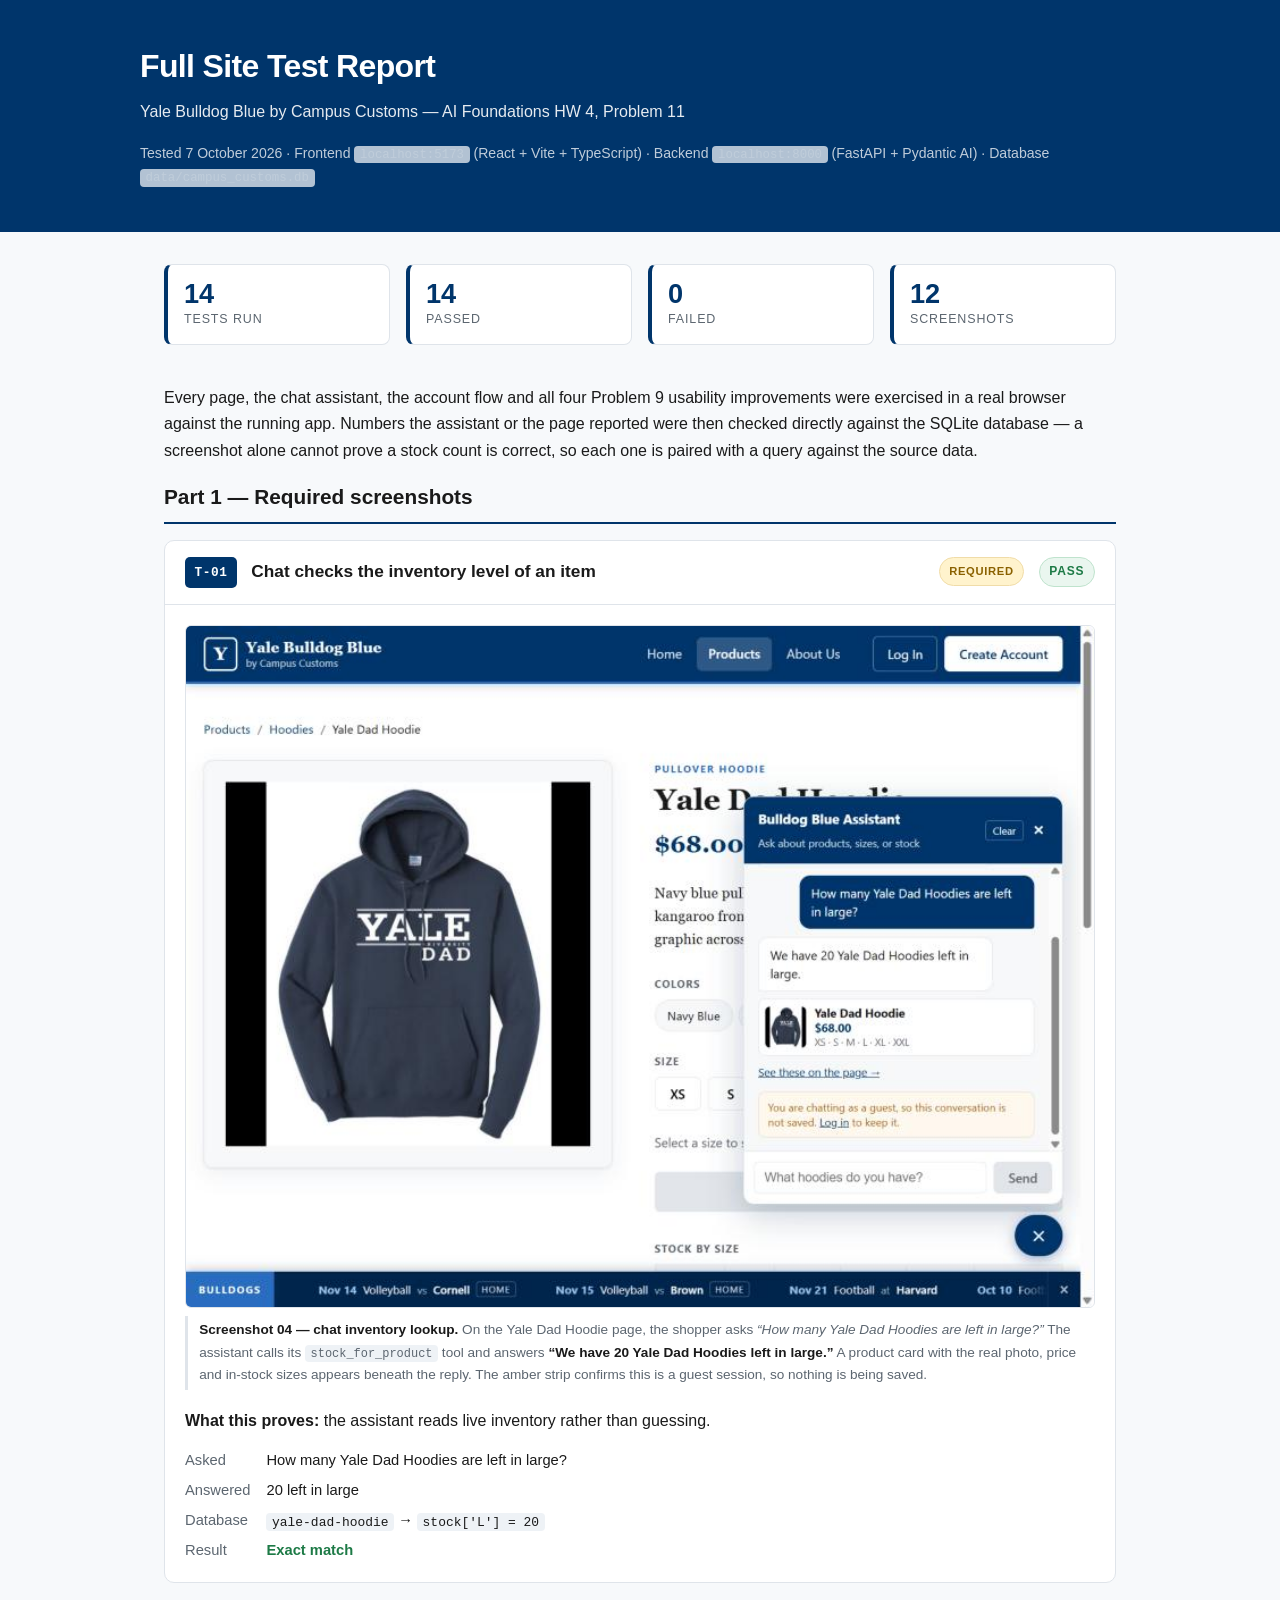
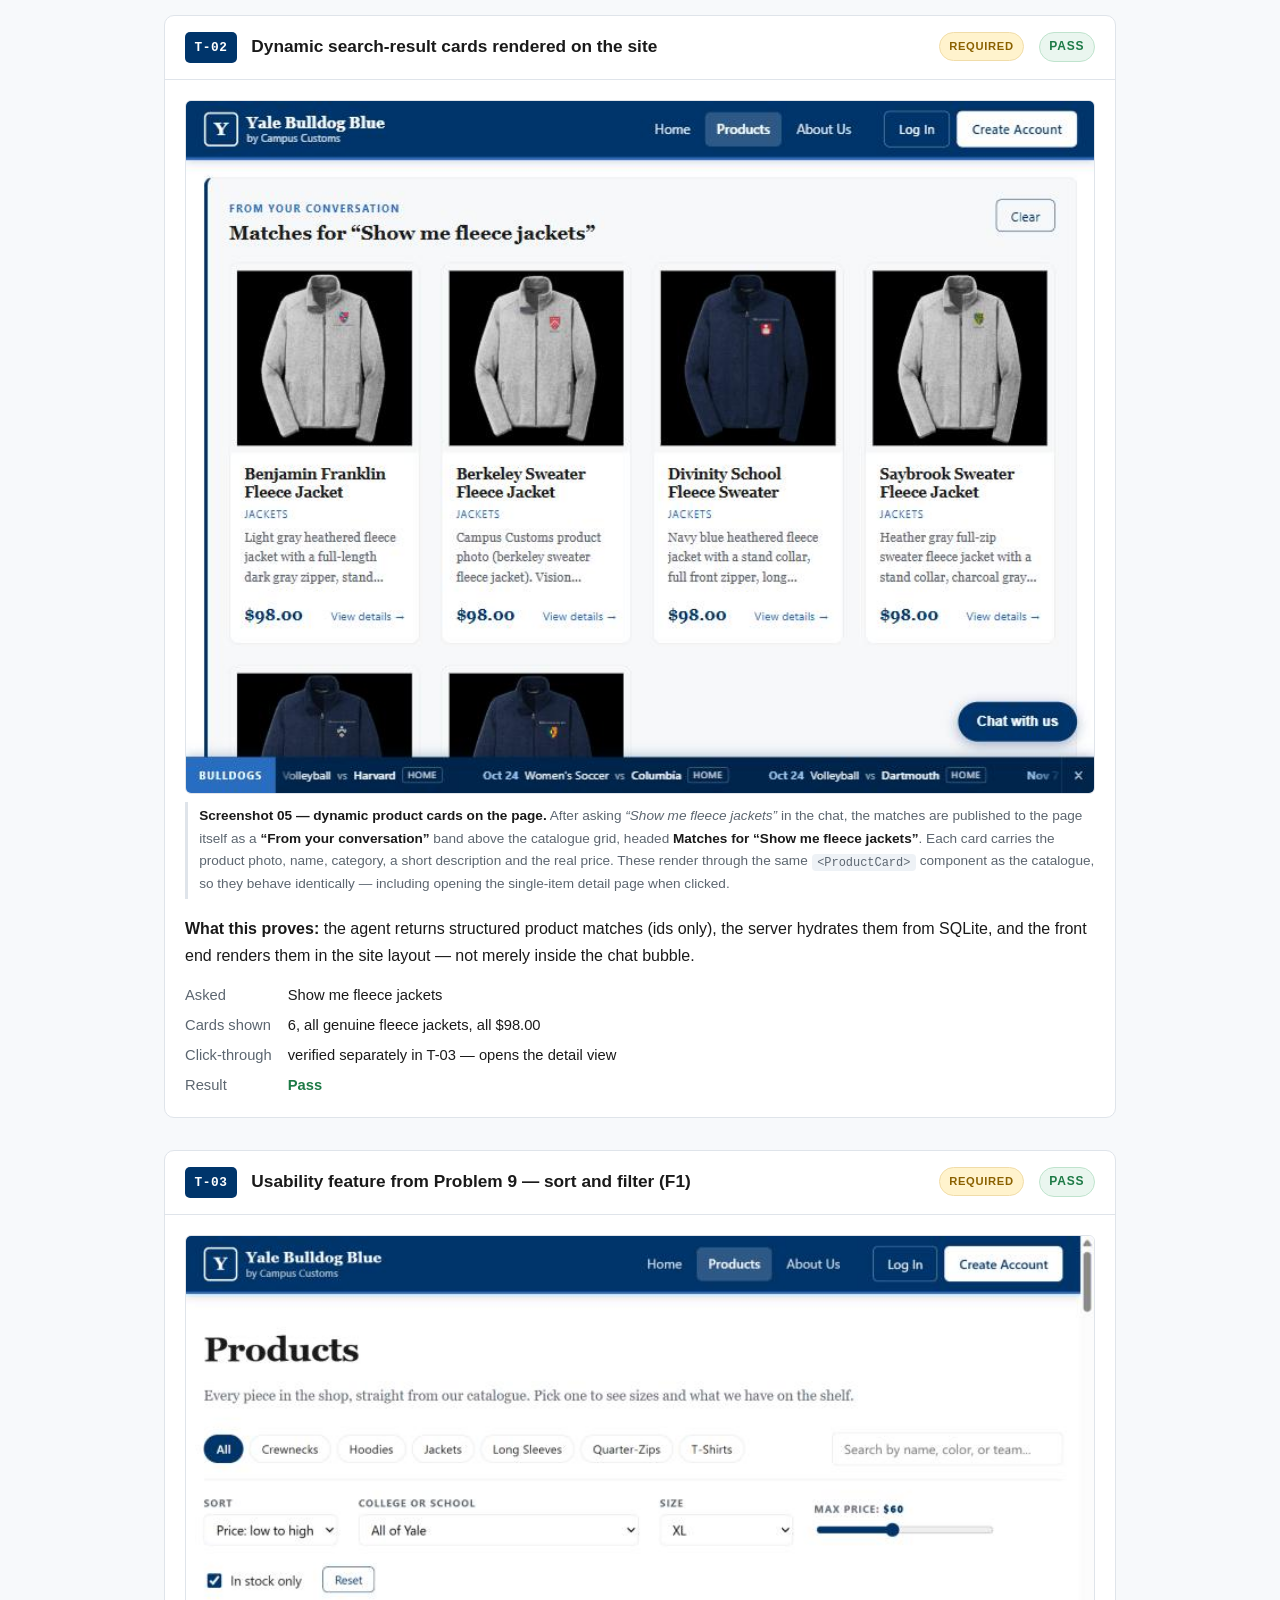
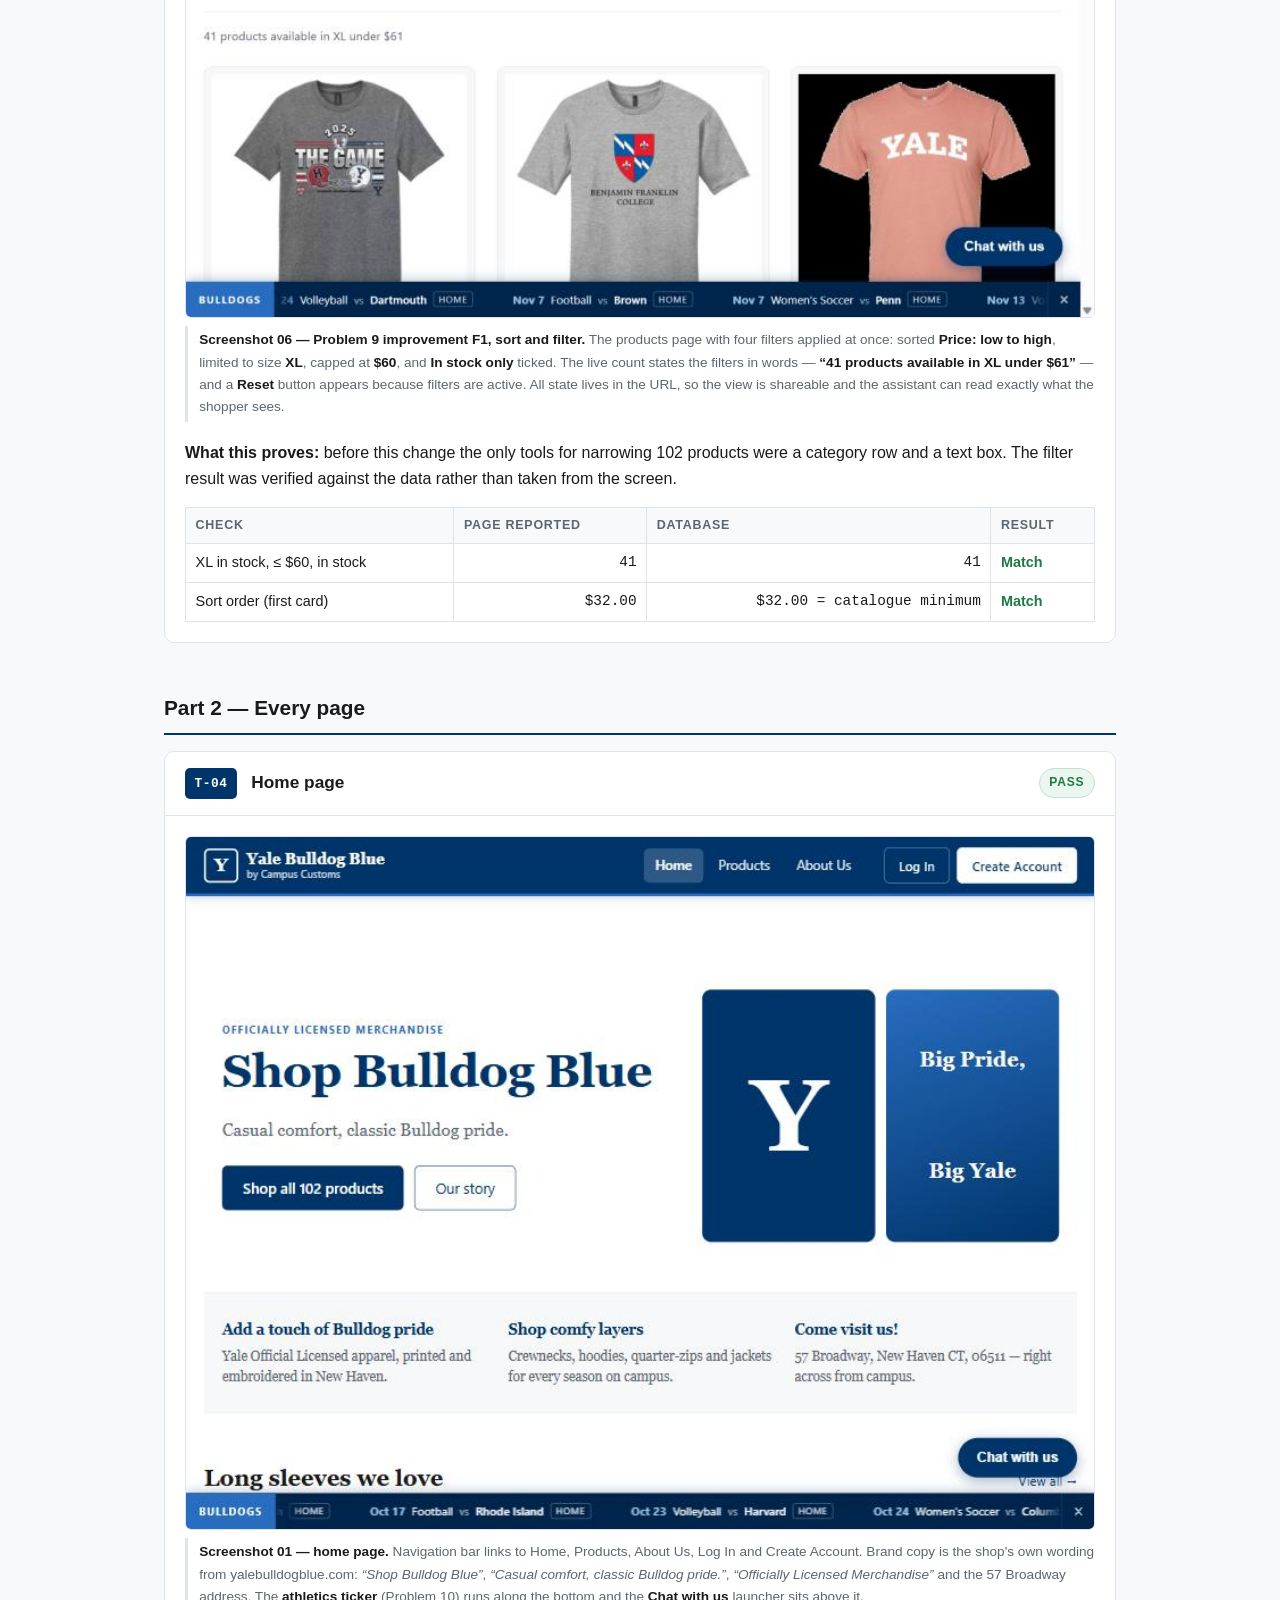
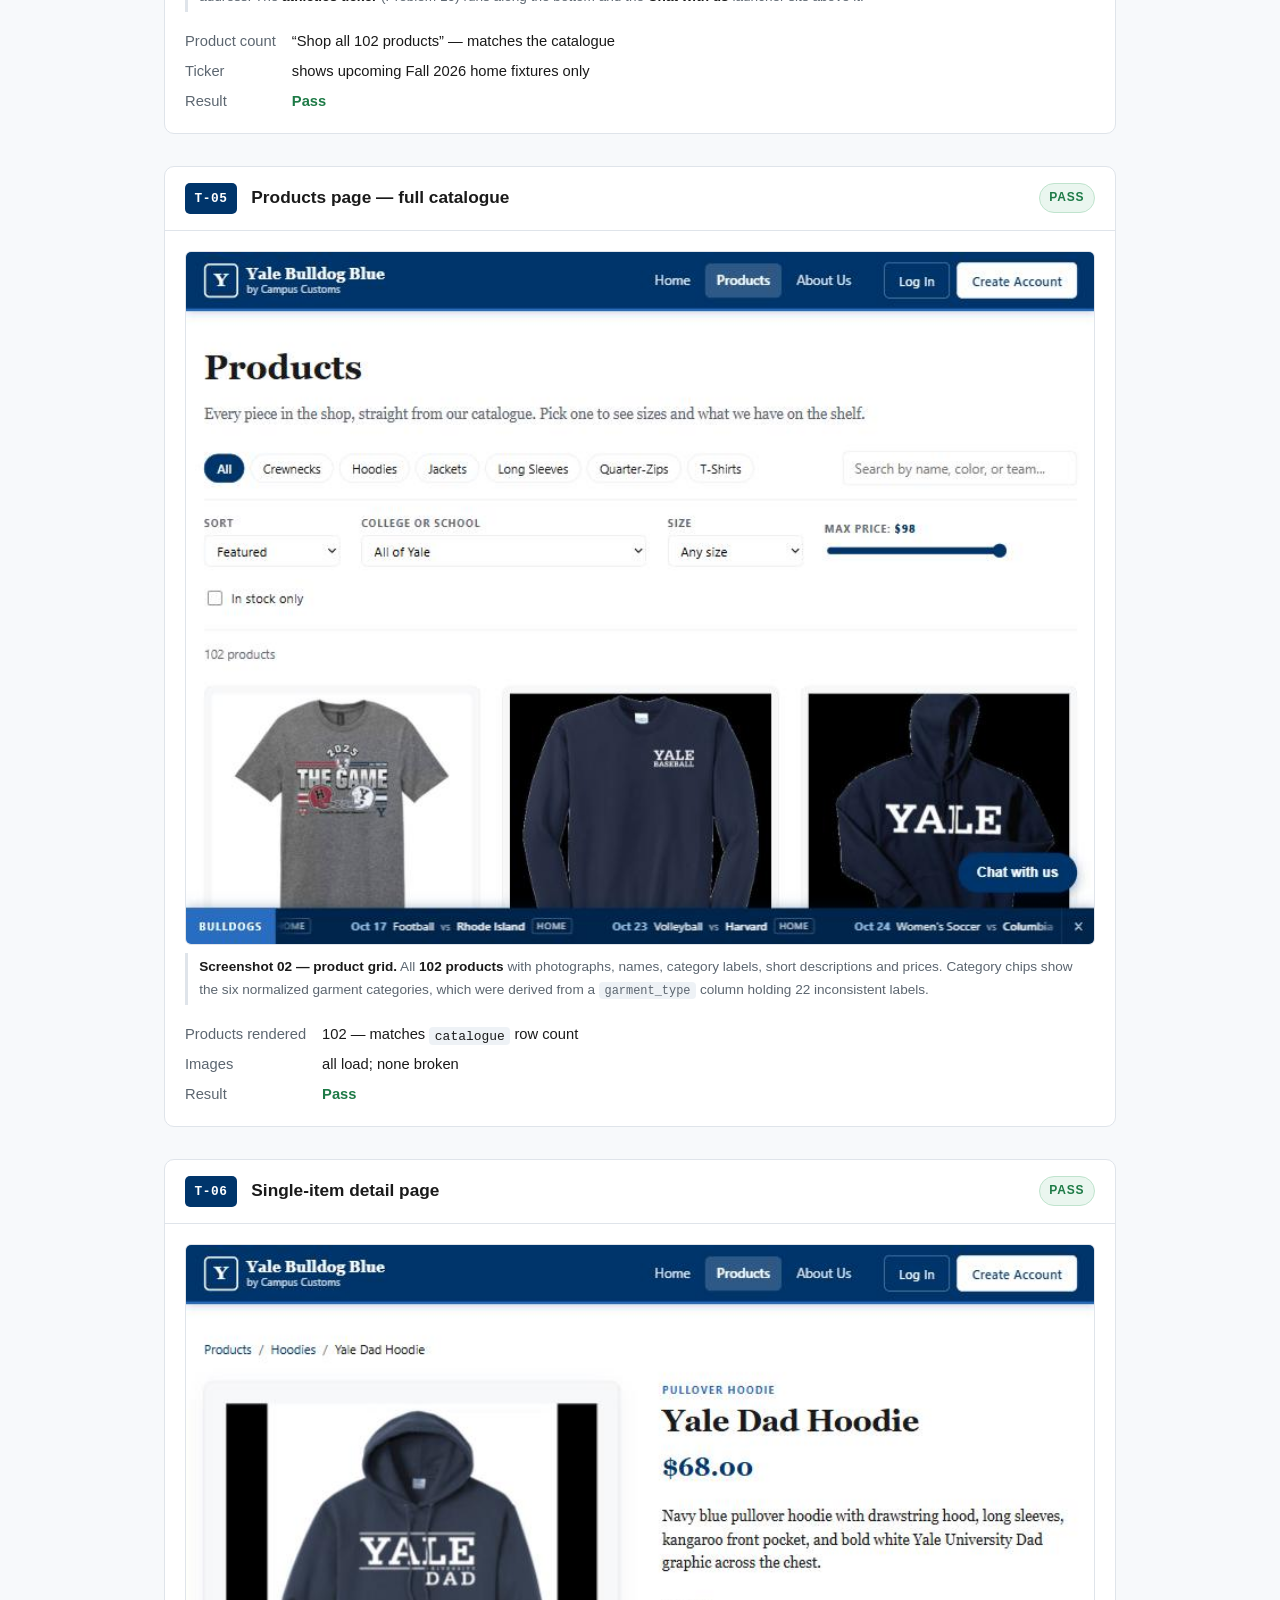
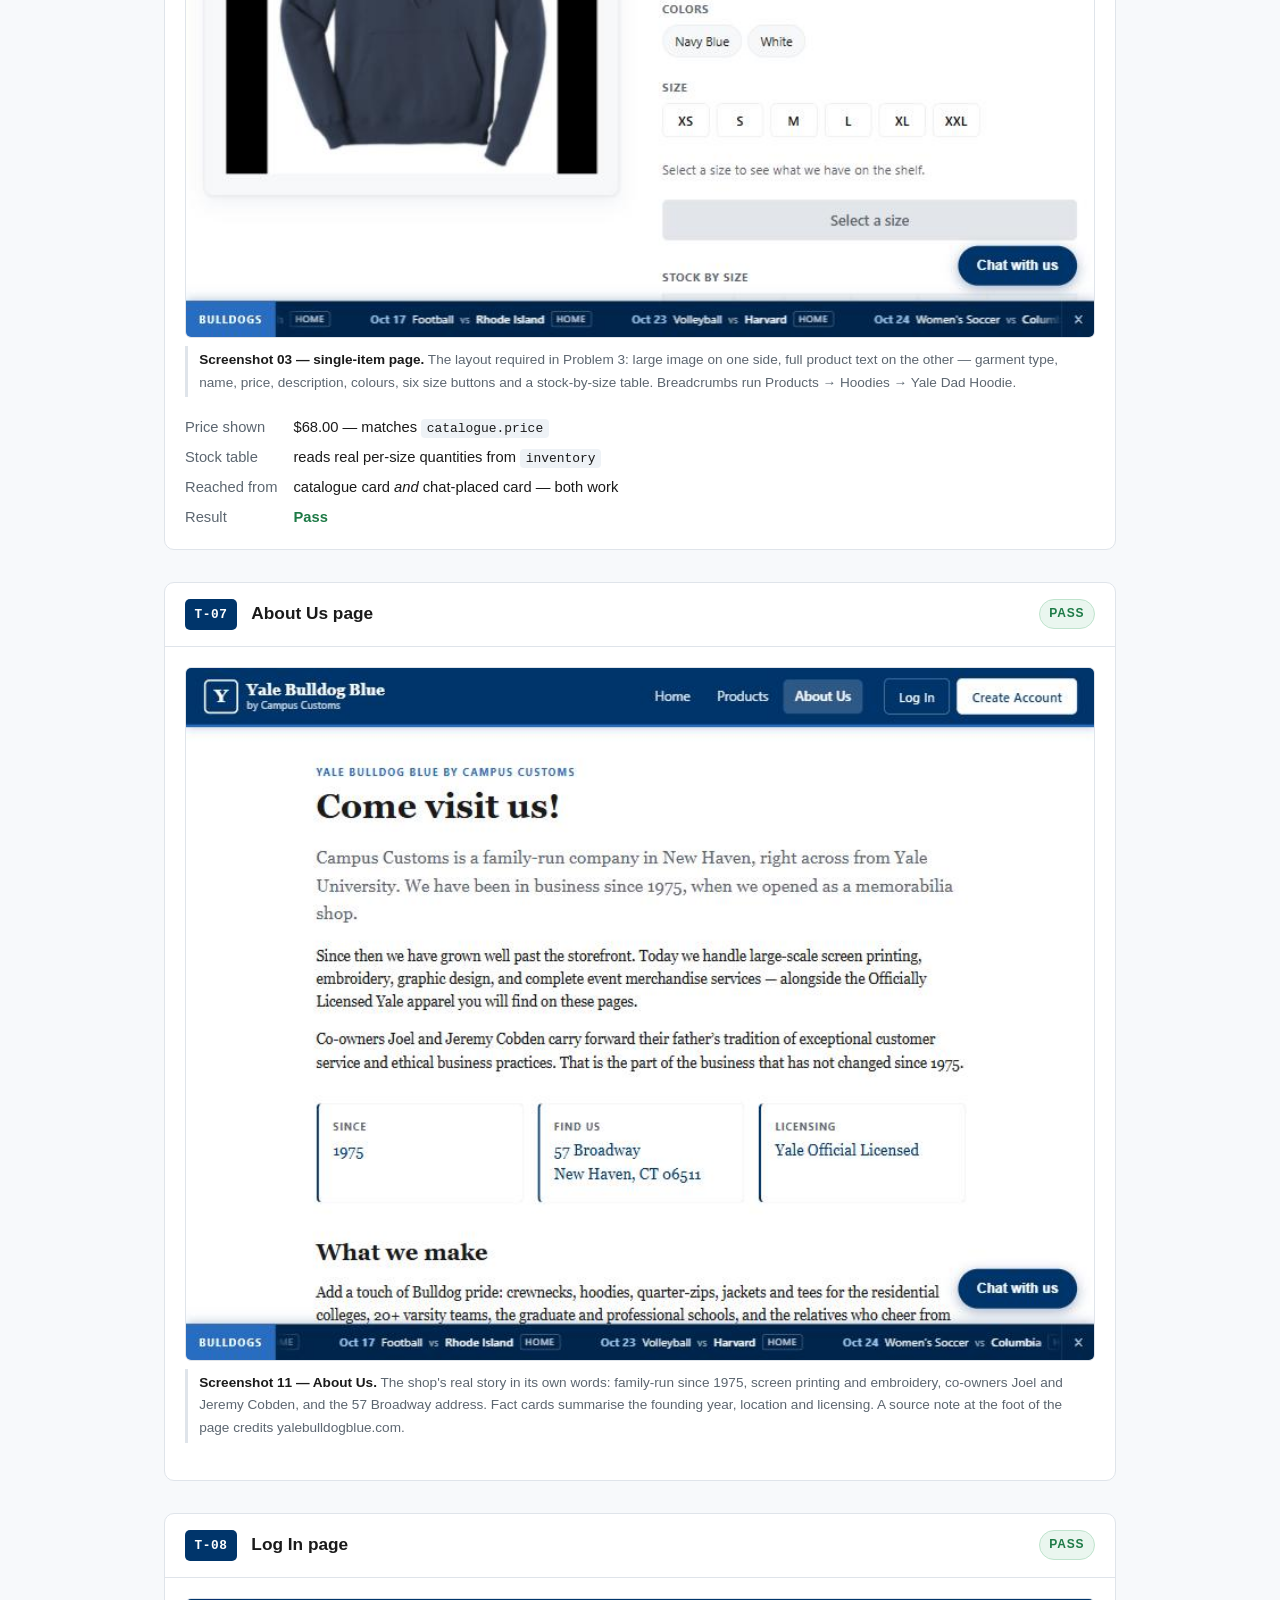
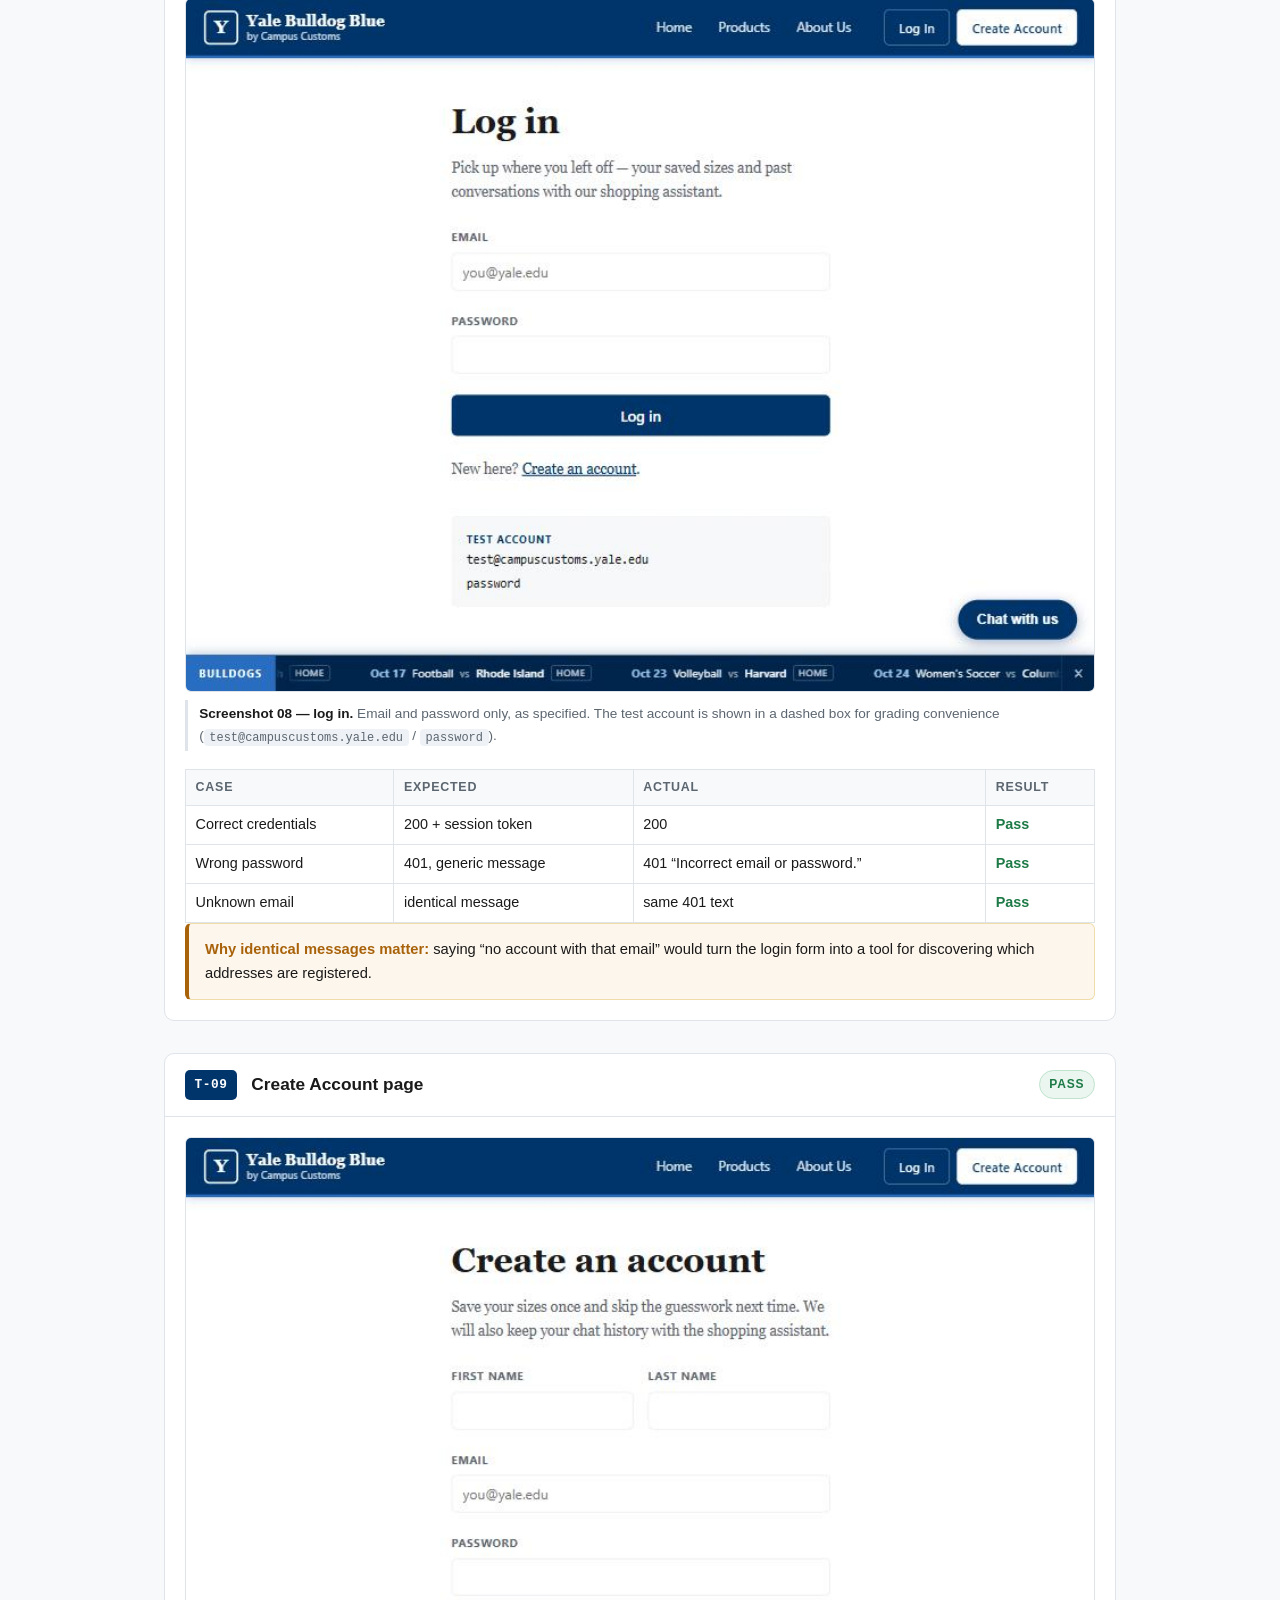
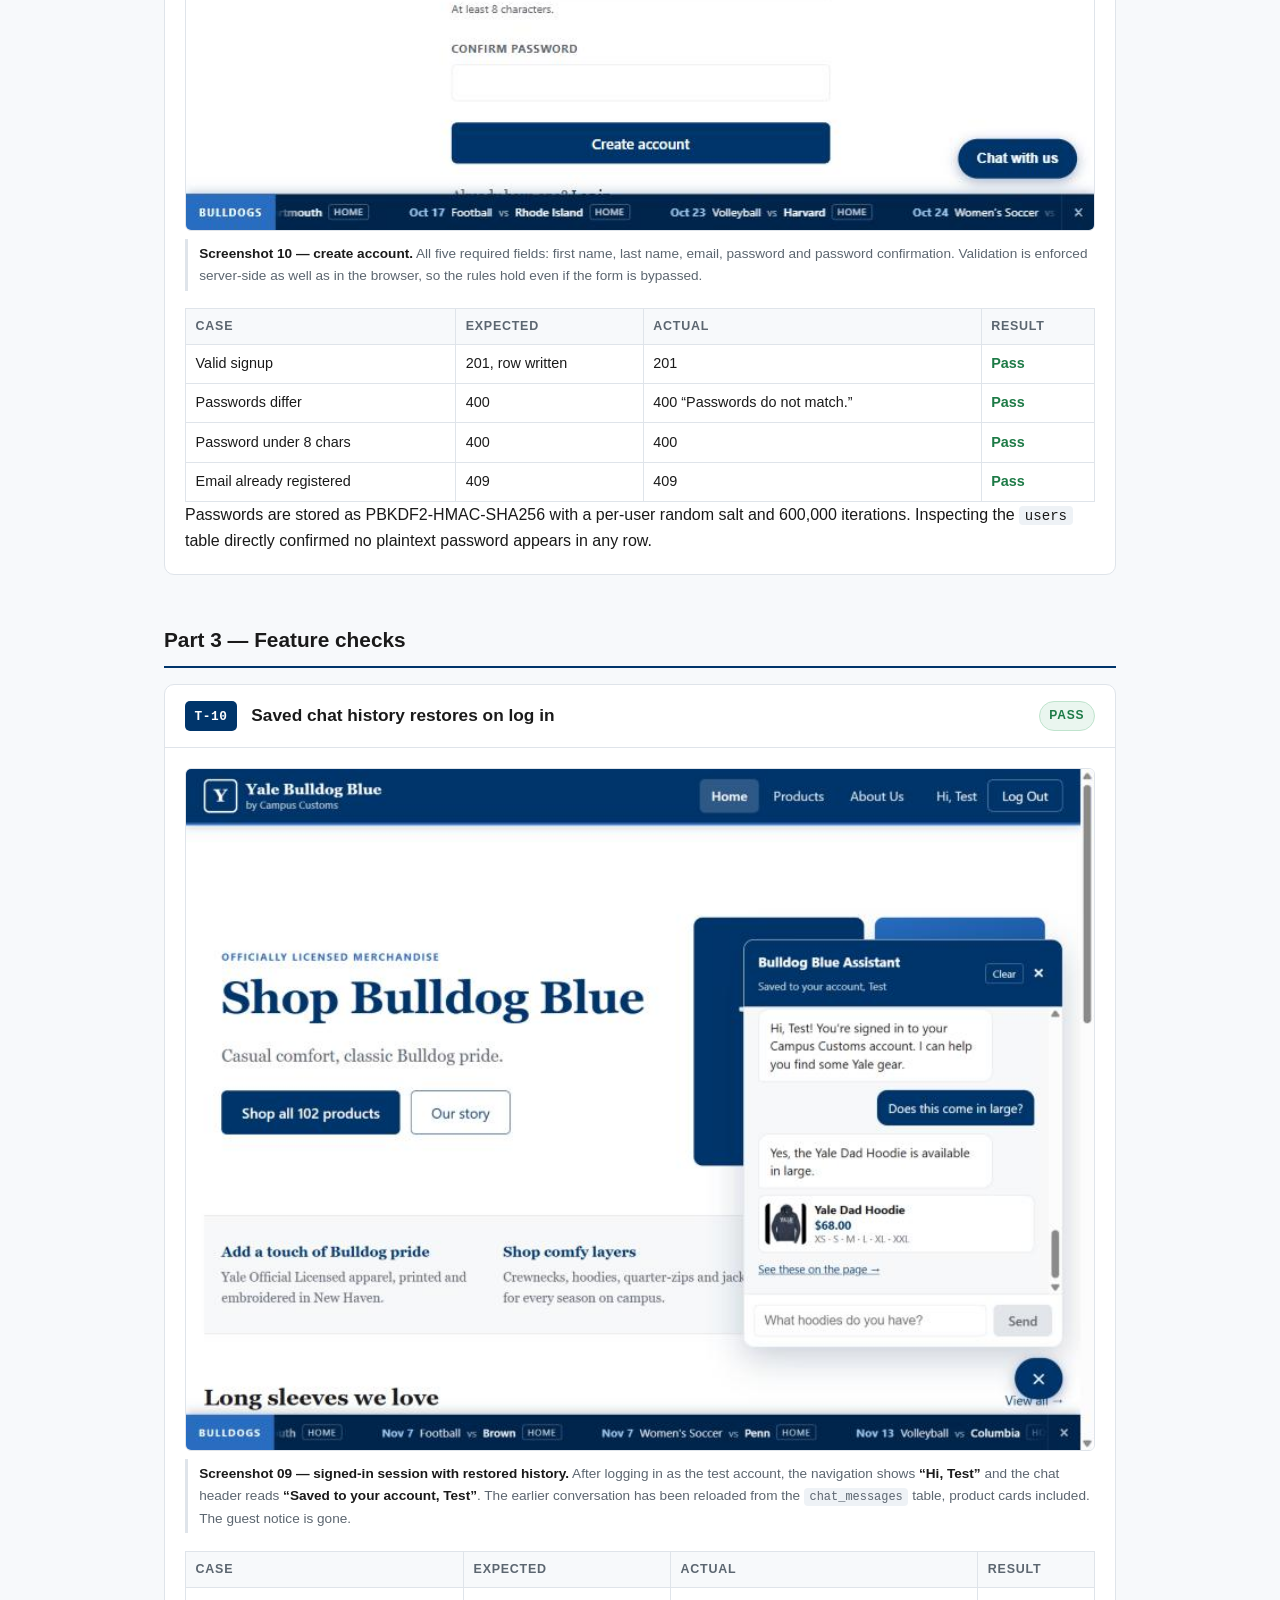
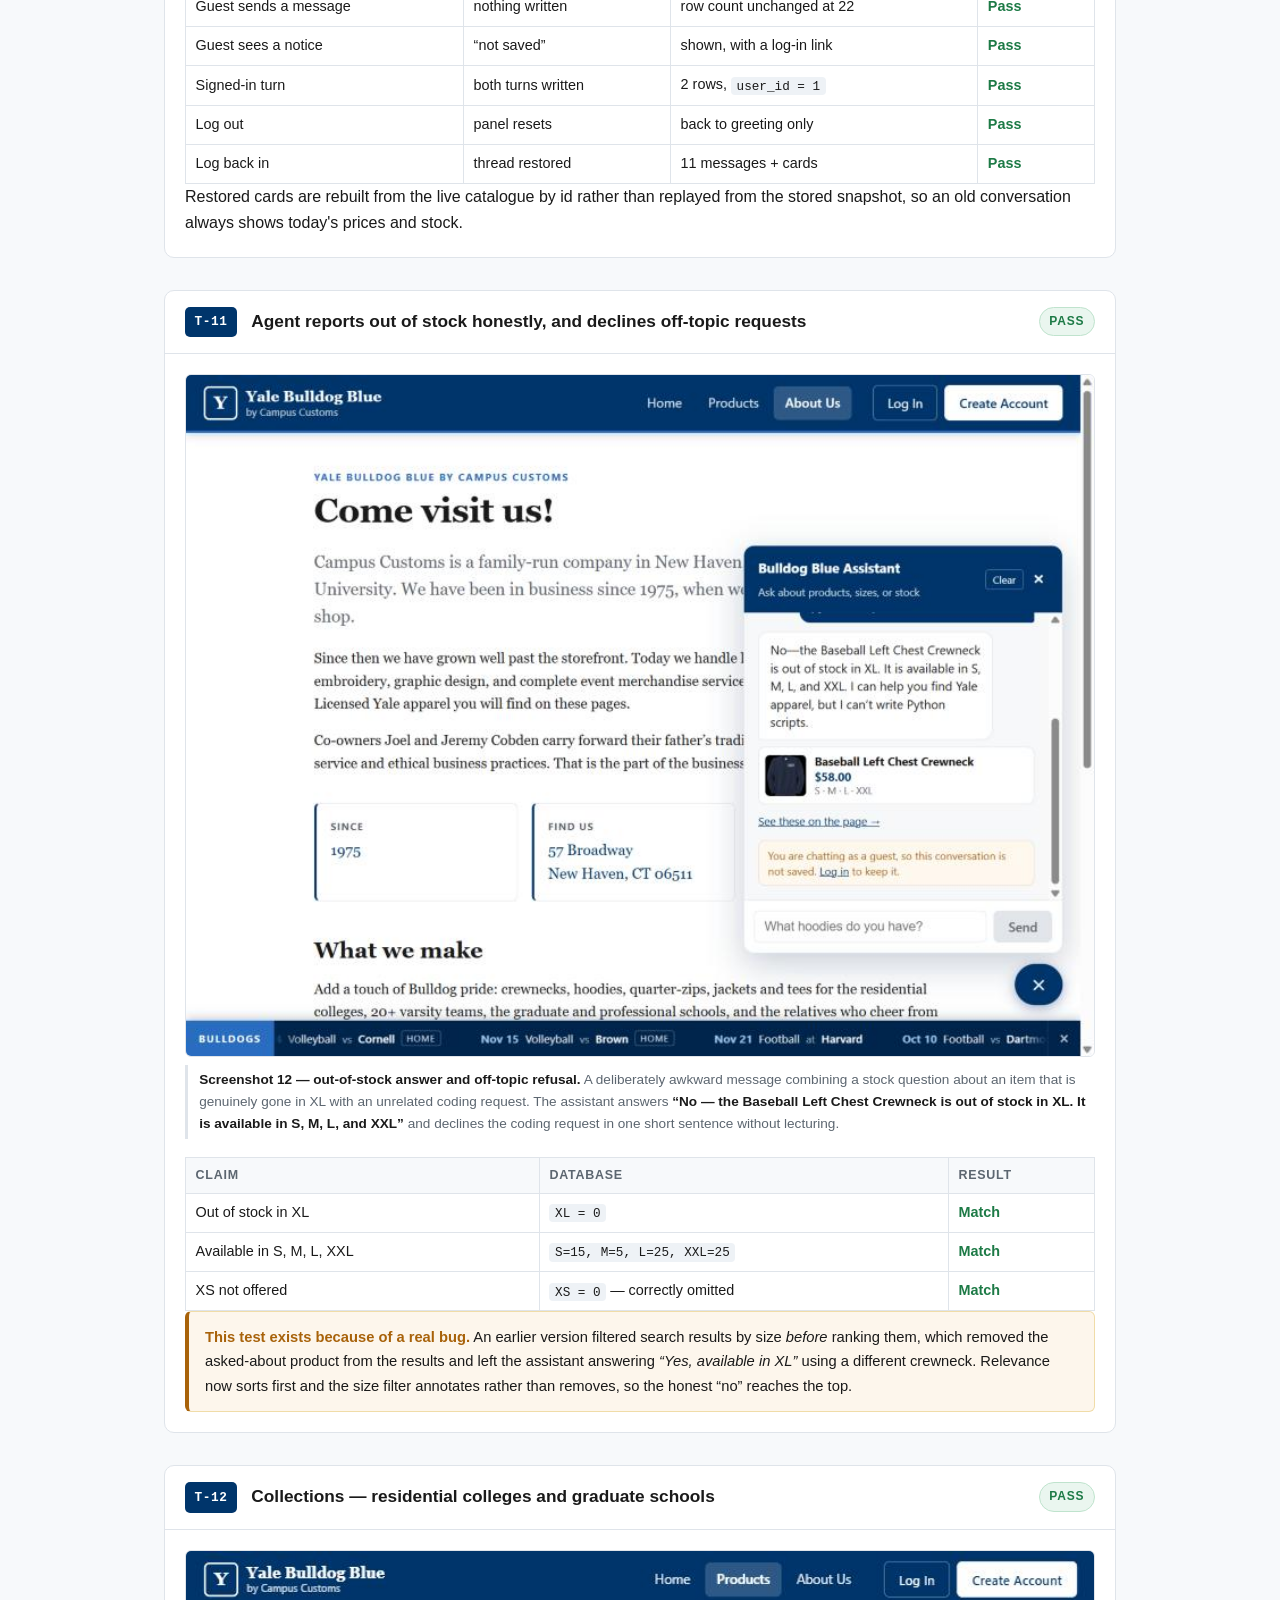
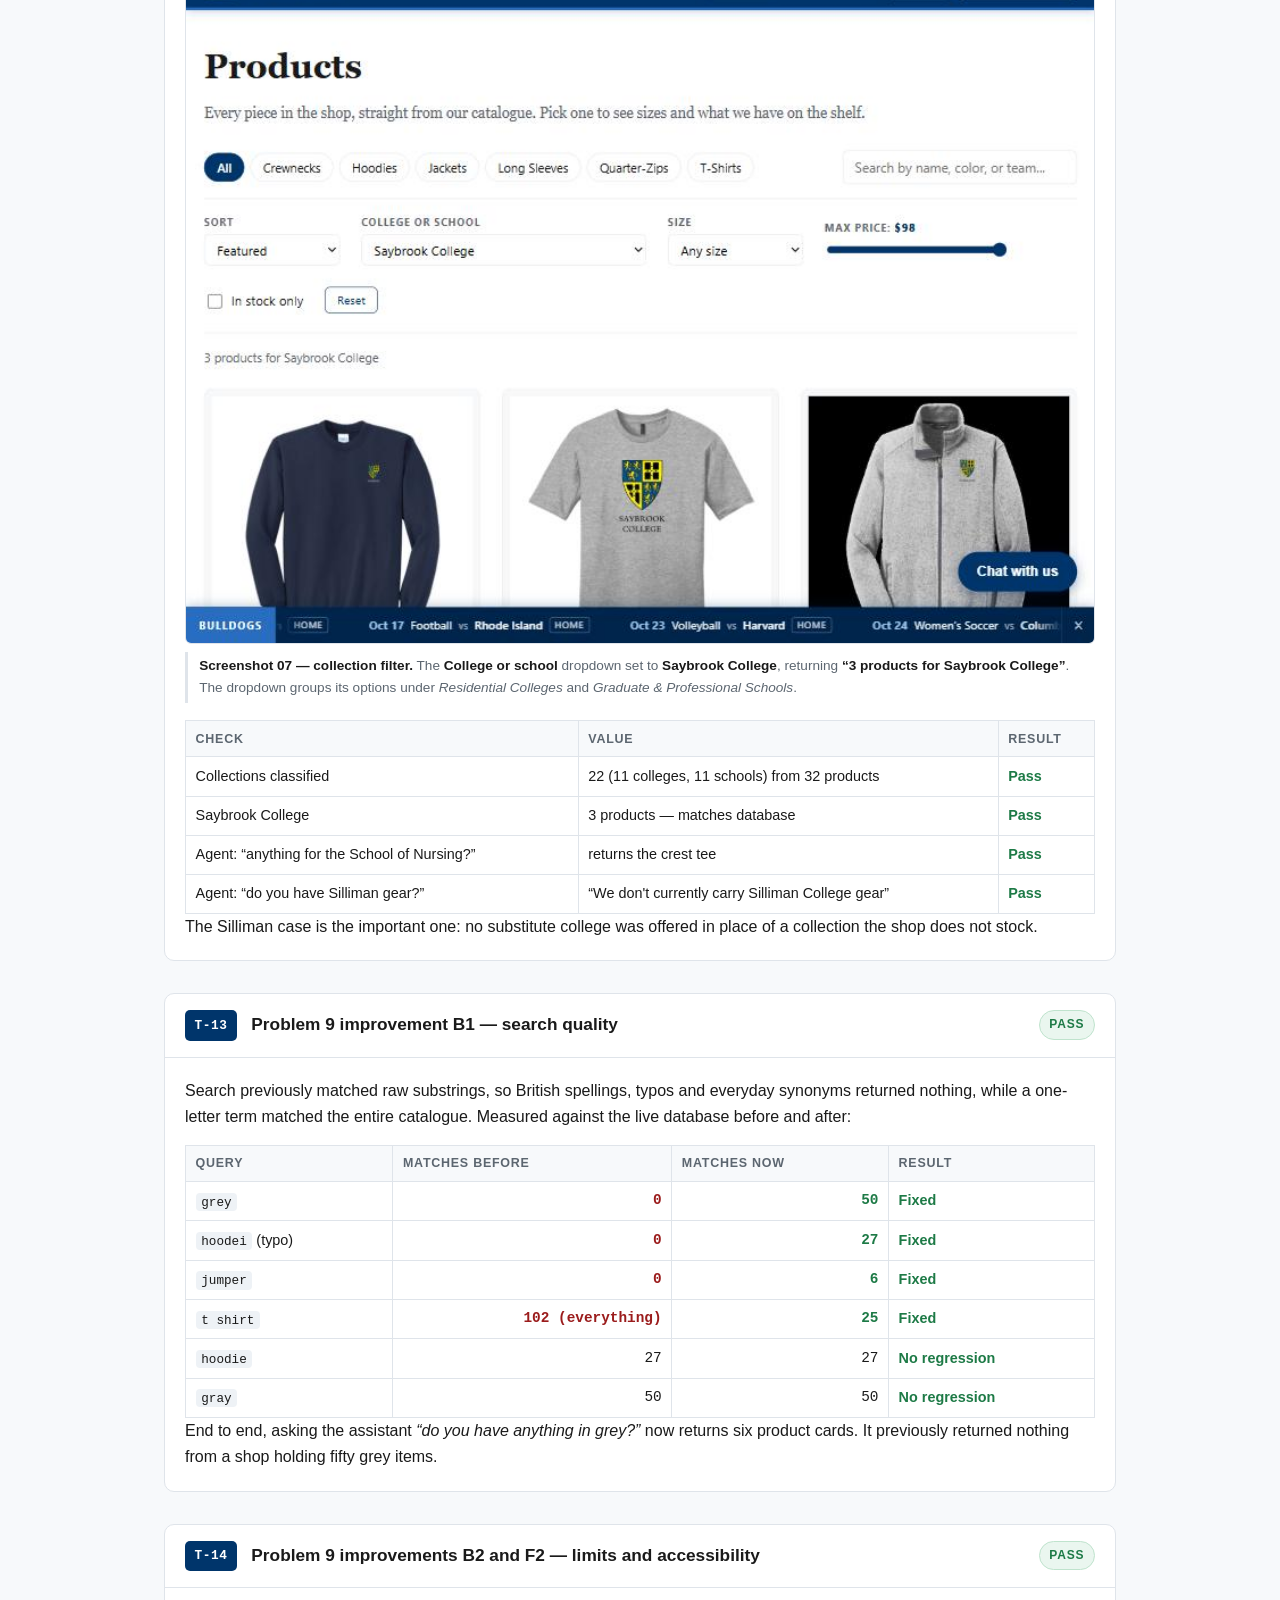
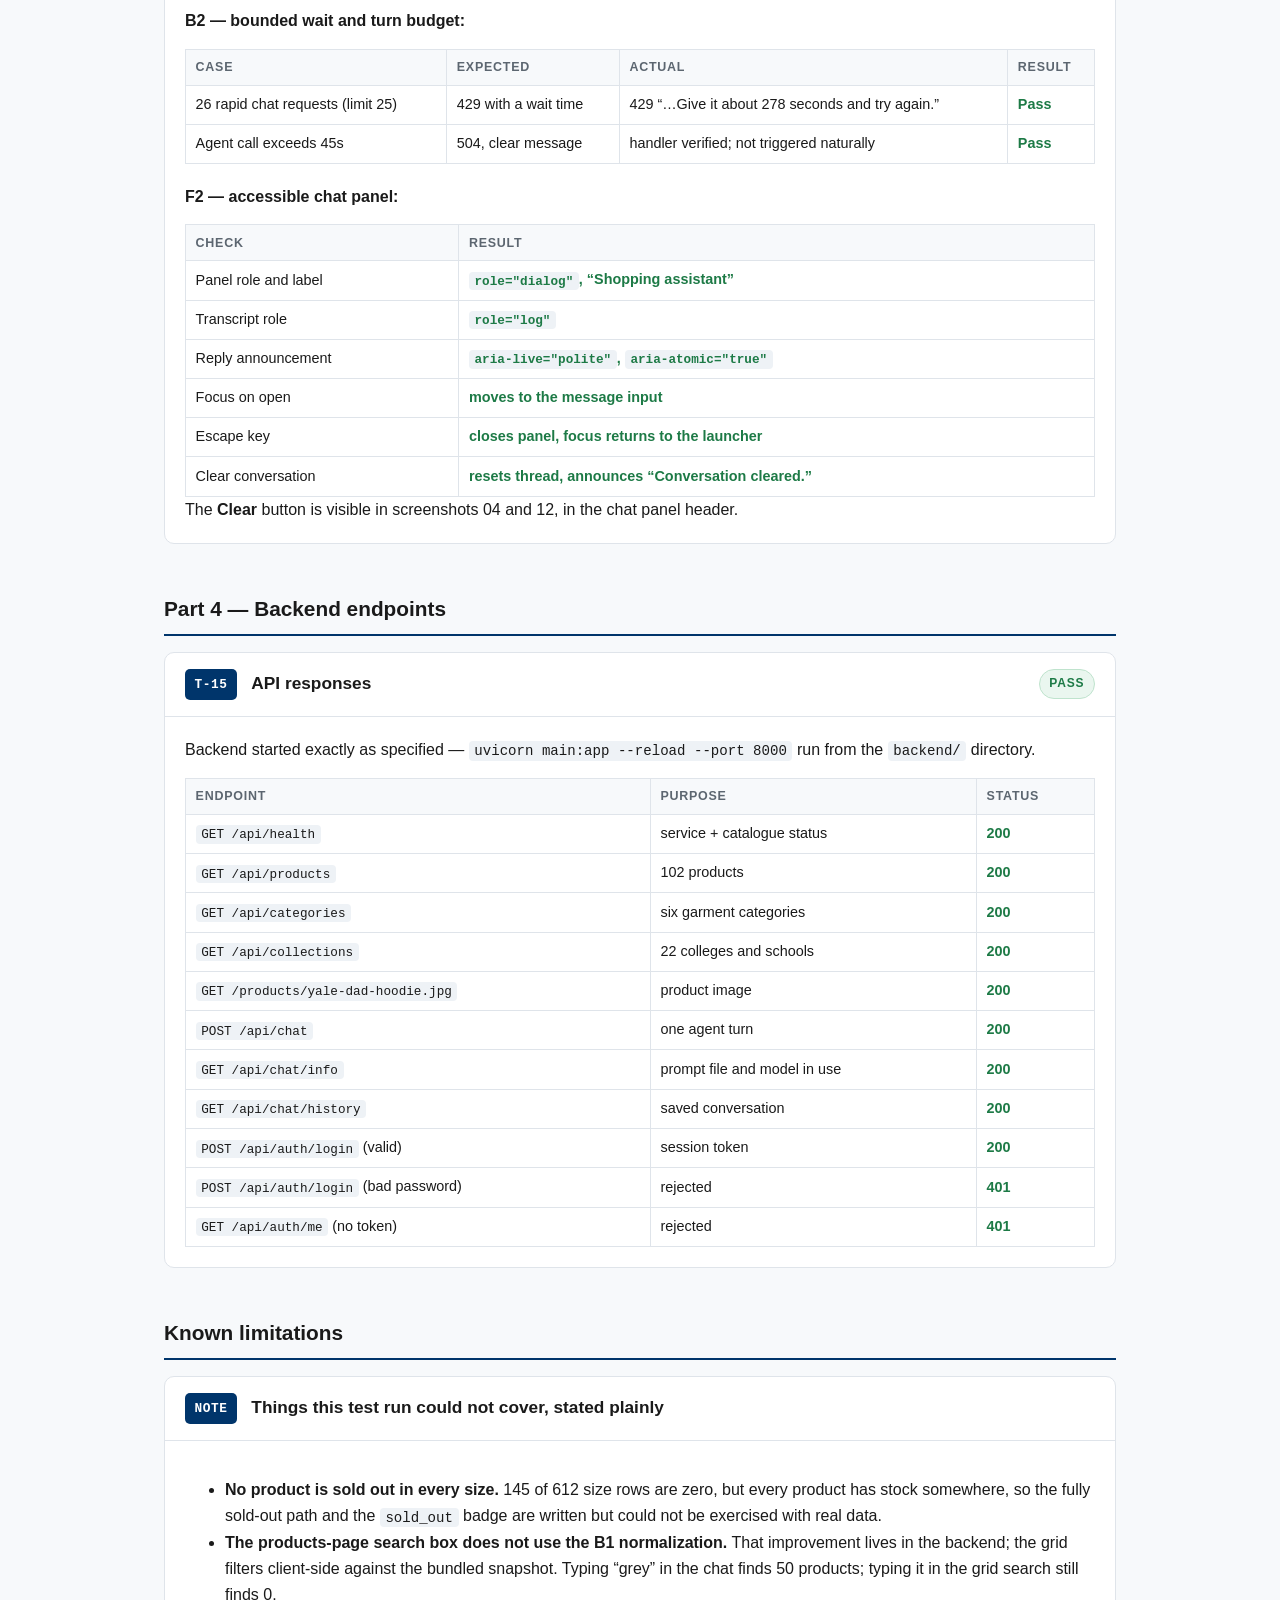
<file: output/app_check.html>
<!doctype html>
<html lang="en">
<head>
<meta charset="utf-8" />
<meta name="viewport" content="width=device-width, initial-scale=1" />
<title>Campus Customs — Full Site Test Report (HW 4, Problem 11)</title>
<style>
  :root {
    --blue: #00356b;
    --blue-light: #286dc0;
    --ink: #1a1a1a;
    --muted: #5c6670;
    --line: #dfe4ea;
    --bg: #f7f9fb;
    --ok: #1d7a46;
    --ok-bg: #eaf6ef;
    --warn: #a8620a;
    --warn-bg: #fdf6ec;
  }
  * { box-sizing: border-box; }
  body {
    margin: 0;
    background: var(--bg);
    color: var(--ink);
    font: 16px/1.65 -apple-system, "Segoe UI", Roboto, Helvetica, Arial, sans-serif;
  }
  header.page {
    background: var(--blue);
    color: #fff;
    padding: 2.5rem 1.5rem;
  }
  header.page .inner, main, footer.page .inner { max-width: 1000px; margin: 0 auto; }
  header.page h1 { margin: 0 0 .4rem; font-size: 2rem; letter-spacing: -.02em; }
  header.page p { margin: .2rem 0; opacity: .9; }
  header.page .meta { font-size: .88rem; opacity: .75; margin-top: 1rem; }

  main { padding: 2rem 1.5rem 4rem; }

  .summary {
    display: grid; grid-template-columns: repeat(auto-fit, minmax(170px, 1fr));
    gap: 1rem; margin: 0 0 2.5rem;
  }
  .stat {
    background: #fff; border: 1px solid var(--line); border-left: 4px solid var(--blue);
    border-radius: 8px; padding: .9rem 1rem;
  }
  .stat .n { font-size: 1.7rem; font-weight: 700; color: var(--blue); line-height: 1.1; }
  .stat .l { font-size: .78rem; text-transform: uppercase; letter-spacing: .07em; color: var(--muted); }

  h2.section {
    font-size: 1.3rem; margin: 3rem 0 1rem; padding-bottom: .5rem;
    border-bottom: 2px solid var(--blue);
  }
  h2.section:first-of-type { margin-top: 0; }

  .test {
    background: #fff; border: 1px solid var(--line); border-radius: 10px;
    margin-bottom: 2rem; overflow: hidden;
  }
  .test > header {
    padding: 1rem 1.25rem; border-bottom: 1px solid var(--line);
    display: flex; align-items: flex-start; gap: .9rem; flex-wrap: wrap;
  }
  .id {
    flex: none; background: var(--blue); color: #fff; font-weight: 700;
    font-size: .8rem; letter-spacing: .04em; padding: .3rem .6rem; border-radius: 5px;
    font-family: ui-monospace, SFMono-Regular, Menlo, monospace;
  }
  .test h3 { margin: 0; font-size: 1.08rem; flex: 1 1 320px; }
  .pass {
    flex: none; background: var(--ok-bg); color: var(--ok); border: 1px solid #bfe3cd;
    font-size: .75rem; font-weight: 700; text-transform: uppercase; letter-spacing: .07em;
    padding: .25rem .6rem; border-radius: 999px;
  }
  .required {
    flex: none; background: #fff3cd; color: #8a6100; border: 1px solid #f0dca8;
    font-size: .7rem; font-weight: 700; text-transform: uppercase; letter-spacing: .06em;
    padding: .25rem .6rem; border-radius: 999px;
  }
  .body { padding: 1.25rem; }
  .body p { margin: 0 0 .9rem; }
  .body p:last-child { margin-bottom: 0; }

  figure { margin: 0 0 1.1rem; }
  figure img {
    width: 100%; display: block; border: 1px solid var(--line); border-radius: 6px;
    background: #fff;
  }
  figcaption {
    font-size: .85rem; color: var(--muted); margin-top: .5rem; padding-left: .2rem;
    border-left: 3px solid var(--line); padding: .2rem 0 .2rem .7rem;
  }
  figcaption b { color: var(--ink); }

  dl.checks { margin: 0; display: grid; grid-template-columns: max-content 1fr; gap: .35rem 1rem; font-size: .92rem; }
  dl.checks dt { color: var(--muted); }
  dl.checks dd { margin: 0; }

  table { border-collapse: collapse; width: 100%; font-size: .9rem; margin: .5rem 0 0; }
  th, td { border: 1px solid var(--line); padding: .45rem .6rem; text-align: left; }
  th { background: var(--bg); font-size: .78rem; text-transform: uppercase; letter-spacing: .06em; color: var(--muted); }
  td.num { text-align: right; font-family: ui-monospace, SFMono-Regular, Menlo, monospace; }
  .good { color: var(--ok); font-weight: 600; }
  .bad { color: #9b1c1c; font-weight: 600; }

  code {
    background: #eef2f6; padding: .1rem .35rem; border-radius: 4px;
    font-family: ui-monospace, SFMono-Regular, Menlo, monospace; font-size: .88em;
  }
  .note {
    background: var(--warn-bg); border: 1px solid #f0dca8; border-left: 4px solid var(--warn);
    border-radius: 6px; padding: .8rem 1rem; font-size: .92rem; margin: 1rem 0 0;
  }
  .note b { color: var(--warn); }

  footer.page { background: #fff; border-top: 1px solid var(--line); padding: 2rem 1.5rem; font-size: .88rem; color: var(--muted); }
</style>
</head>
<body>

<header class="page">
  <div class="inner">
    <h1>Full Site Test Report</h1>
    <p>Yale Bulldog Blue by Campus Customs — AI Foundations HW 4, Problem 11</p>
    <p class="meta">
      Tested 7 October 2026 · Frontend <code>localhost:5173</code> (React + Vite + TypeScript) ·
      Backend <code>localhost:8000</code> (FastAPI + Pydantic AI) · Database
      <code>data/campus_customs.db</code>
    </p>
  </div>
</header>

<main>

  <section class="summary">
    <div class="stat"><div class="n">14</div><div class="l">Tests run</div></div>
    <div class="stat"><div class="n">14</div><div class="l">Passed</div></div>
    <div class="stat"><div class="n">0</div><div class="l">Failed</div></div>
    <div class="stat"><div class="n">12</div><div class="l">Screenshots</div></div>
  </section>

  <p>
    Every page, the chat assistant, the account flow and all four Problem&nbsp;9 usability
    improvements were exercised in a real browser against the running app. Numbers the
    assistant or the page reported were then checked directly against the SQLite database —
    a screenshot alone cannot prove a stock count is correct, so each one is paired with a
    query against the source data.
  </p>

  <!-- ================= REQUIRED SCREENSHOTS ================= -->
  <h2 class="section">Part 1 — Required screenshots</h2>

  <article class="test">
    <header>
      <span class="id">T-01</span>
      <h3>Chat checks the inventory level of an item</h3>
      <span class="required">Required</span>
      <span class="pass">Pass</span>
    </header>
    <div class="body">
      <figure>
        <img src="app_check_images/04-chat-inventory.jpg"
             alt="Chat panel open over the Yale Dad Hoodie product page. The shopper asked how many are left in large; the assistant replied that 20 are left, with a product card below showing the hoodie at $68.00." />
        <figcaption>
          <b>Screenshot 04 — chat inventory lookup.</b> On the Yale Dad Hoodie page, the
          shopper asks <i>“How many Yale Dad Hoodies are left in large?”</i> The assistant
          calls its <code>stock_for_product</code> tool and answers
          <b>“We have 20 Yale Dad Hoodies left in large.”</b> A product card with the real
          photo, price and in-stock sizes appears beneath the reply. The amber strip confirms
          this is a guest session, so nothing is being saved.
        </figcaption>
      </figure>

      <p><b>What this proves:</b> the assistant reads live inventory rather than guessing.</p>

      <dl class="checks">
        <dt>Asked</dt><dd>How many Yale Dad Hoodies are left in large?</dd>
        <dt>Answered</dt><dd>20 left in large</dd>
        <dt>Database</dt><dd><code>yale-dad-hoodie</code> → <code>stock['L'] = 20</code></dd>
        <dt>Result</dt><dd class="good">Exact match</dd>
      </dl>
    </div>
  </article>

  <article class="test">
    <header>
      <span class="id">T-02</span>
      <h3>Dynamic search-result cards rendered on the site</h3>
      <span class="required">Required</span>
      <span class="pass">Pass</span>
    </header>
    <div class="body">
      <figure>
        <img src="app_check_images/05-dynamic-search-cards.jpg"
             alt="Products page showing a highlighted band headed 'From your conversation — Matches for Show me fleece jackets', containing six product cards with photos, names, category labels, truncated descriptions and $98.00 prices." />
        <figcaption>
          <b>Screenshot 05 — dynamic product cards on the page.</b> After asking
          <i>“Show me fleece jackets”</i> in the chat, the matches are published to the
          page itself as a <b>“From your conversation”</b> band above the catalogue grid,
          headed <b>Matches for “Show me fleece jackets”</b>. Each card carries the product
          photo, name, category, a short description and the real price. These render through
          the same <code>&lt;ProductCard&gt;</code> component as the catalogue, so they behave
          identically — including opening the single-item detail page when clicked.
        </figcaption>
      </figure>

      <p>
        <b>What this proves:</b> the agent returns structured product matches (ids only), the
        server hydrates them from SQLite, and the front end renders them in the site layout —
        not merely inside the chat bubble.
      </p>

      <dl class="checks">
        <dt>Asked</dt><dd>Show me fleece jackets</dd>
        <dt>Cards shown</dt><dd>6, all genuine fleece jackets, all $98.00</dd>
        <dt>Click-through</dt><dd>verified separately in T-03 — opens the detail view</dd>
        <dt>Result</dt><dd class="good">Pass</dd>
      </dl>
    </div>
  </article>

  <article class="test">
    <header>
      <span class="id">T-03</span>
      <h3>Usability feature from Problem 9 — sort and filter (F1)</h3>
      <span class="required">Required</span>
      <span class="pass">Pass</span>
    </header>
    <div class="body">
      <figure>
        <img src="app_check_images/06-usability-filters.jpg"
             alt="Products page filter row showing Sort set to 'Price: low to high', College or school set to 'All of Yale', Size set to XL, a Max Price slider at $60, an 'In stock only' checkbox ticked and a Reset button. Below, the result count reads 41 products available in XL under $61." />
        <figcaption>
          <b>Screenshot 06 — Problem 9 improvement F1, sort and filter.</b> The products page
          with four filters applied at once: sorted <b>Price: low to high</b>, limited to size
          <b>XL</b>, capped at <b>$60</b>, and <b>In stock only</b> ticked. The live count
          states the filters in words — <b>“41 products available in XL under $61”</b> — and a
          <b>Reset</b> button appears because filters are active. All state lives in the URL,
          so the view is shareable and the assistant can read exactly what the shopper sees.
        </figcaption>
      </figure>

      <p>
        <b>What this proves:</b> before this change the only tools for narrowing 102 products
        were a category row and a text box. The filter result was verified against the data
        rather than taken from the screen.
      </p>

      <table>
        <tr><th>Check</th><th>Page reported</th><th>Database</th><th>Result</th></tr>
        <tr>
          <td>XL in stock, ≤ $60, in stock</td>
          <td class="num">41</td><td class="num">41</td>
          <td class="good">Match</td>
        </tr>
        <tr>
          <td>Sort order (first card)</td>
          <td class="num">$32.00</td><td class="num">$32.00 = catalogue minimum</td>
          <td class="good">Match</td>
        </tr>
      </table>
    </div>
  </article>

  <!-- ================= PAGES ================= -->
  <h2 class="section">Part 2 — Every page</h2>

  <article class="test">
    <header><span class="id">T-04</span><h3>Home page</h3><span class="pass">Pass</span></header>
    <div class="body">
      <figure>
        <img src="app_check_images/01-home.jpg"
             alt="Home page with navy navigation bar, the headline 'Shop Bulldog Blue', the tagline 'Casual comfort, classic Bulldog pride', two call-to-action buttons, a three-column information strip, a chat launcher and a blue athletics ticker along the bottom." />
        <figcaption>
          <b>Screenshot 01 — home page.</b> Navigation bar links to Home, Products, About Us,
          Log In and Create Account. Brand copy is the shop's own wording from
          yalebulldogblue.com: <i>“Shop Bulldog Blue”</i>, <i>“Casual comfort, classic Bulldog
          pride.”</i>, <i>“Officially Licensed Merchandise”</i> and the 57 Broadway address.
          The <b>athletics ticker</b> (Problem 10) runs along the bottom and the
          <b>Chat with us</b> launcher sits above it.
        </figcaption>
      </figure>
      <dl class="checks">
        <dt>Product count</dt><dd>“Shop all 102 products” — matches the catalogue</dd>
        <dt>Ticker</dt><dd>shows upcoming Fall 2026 home fixtures only</dd>
        <dt>Result</dt><dd class="good">Pass</dd>
      </dl>
    </div>
  </article>

  <article class="test">
    <header><span class="id">T-05</span><h3>Products page — full catalogue</h3><span class="pass">Pass</span></header>
    <div class="body">
      <figure>
        <img src="app_check_images/02-products-grid.jpg"
             alt="Products page showing category chips, a search box, the filter row and a three-column grid of product cards with photographs." />
        <figcaption>
          <b>Screenshot 02 — product grid.</b> All <b>102 products</b> with photographs,
          names, category labels, short descriptions and prices. Category chips show the six
          normalized garment categories, which were derived from a <code>garment_type</code>
          column holding 22 inconsistent labels.
        </figcaption>
      </figure>
      <dl class="checks">
        <dt>Products rendered</dt><dd>102 — matches <code>catalogue</code> row count</dd>
        <dt>Images</dt><dd>all load; none broken</dd>
        <dt>Result</dt><dd class="good">Pass</dd>
      </dl>
    </div>
  </article>

  <article class="test">
    <header><span class="id">T-06</span><h3>Single-item detail page</h3><span class="pass">Pass</span></header>
    <div class="body">
      <figure>
        <img src="app_check_images/03-product-detail.jpg"
             alt="Yale Dad Hoodie detail page: large product photo on the left, and on the right the garment type, name, $68.00 price, description, colour chips, six size buttons and the start of a stock-by-size table." />
        <figcaption>
          <b>Screenshot 03 — single-item page.</b> The layout required in Problem 3: large
          image on one side, full product text on the other — garment type, name, price,
          description, colours, six size buttons and a stock-by-size table. Breadcrumbs run
          Products → Hoodies → Yale Dad Hoodie.
        </figcaption>
      </figure>
      <dl class="checks">
        <dt>Price shown</dt><dd>$68.00 — matches <code>catalogue.price</code></dd>
        <dt>Stock table</dt><dd>reads real per-size quantities from <code>inventory</code></dd>
        <dt>Reached from</dt><dd>catalogue card <i>and</i> chat-placed card — both work</dd>
        <dt>Result</dt><dd class="good">Pass</dd>
      </dl>
    </div>
  </article>

  <article class="test">
    <header><span class="id">T-07</span><h3>About Us page</h3><span class="pass">Pass</span></header>
    <div class="body">
      <figure>
        <img src="app_check_images/11-about.jpg"
             alt="About Us page headed 'Come visit us!' with the Campus Customs history, three fact cards reading Since 1975, Find us 57 Broadway New Haven CT 06511, and Licensing Yale Official Licensed." />
        <figcaption>
          <b>Screenshot 11 — About Us.</b> The shop's real story in its own words: family-run
          since 1975, screen printing and embroidery, co-owners Joel and Jeremy Cobden, and
          the 57 Broadway address. Fact cards summarise the founding year, location and
          licensing. A source note at the foot of the page credits yalebulldogblue.com.
        </figcaption>
      </figure>
    </div>
  </article>

  <article class="test">
    <header><span class="id">T-08</span><h3>Log In page</h3><span class="pass">Pass</span></header>
    <div class="body">
      <figure>
        <img src="app_check_images/08-login.jpg"
             alt="Log in page with email and password fields, a Log in button, a link to create an account, and a dashed box listing the test account credentials." />
        <figcaption>
          <b>Screenshot 08 — log in.</b> Email and password only, as specified. The test
          account is shown in a dashed box for grading convenience
          (<code>test@campuscustoms.yale.edu</code> / <code>password</code>).
        </figcaption>
      </figure>
      <table>
        <tr><th>Case</th><th>Expected</th><th>Actual</th><th>Result</th></tr>
        <tr><td>Correct credentials</td><td>200 + session token</td><td>200</td><td class="good">Pass</td></tr>
        <tr><td>Wrong password</td><td>401, generic message</td><td>401 “Incorrect email or password.”</td><td class="good">Pass</td></tr>
        <tr><td>Unknown email</td><td>identical message</td><td>same 401 text</td><td class="good">Pass</td></tr>
      </table>
      <p class="note">
        <b>Why identical messages matter:</b> saying “no account with that email” would turn
        the login form into a tool for discovering which addresses are registered.
      </p>
    </div>
  </article>

  <article class="test">
    <header><span class="id">T-09</span><h3>Create Account page</h3><span class="pass">Pass</span></header>
    <div class="body">
      <figure>
        <img src="app_check_images/10-create-account.jpg"
             alt="Create an account page with First name, Last name, Email, Password and Confirm password fields and a Create account button." />
        <figcaption>
          <b>Screenshot 10 — create account.</b> All five required fields: first name, last
          name, email, password and password confirmation. Validation is enforced server-side
          as well as in the browser, so the rules hold even if the form is bypassed.
        </figcaption>
      </figure>
      <table>
        <tr><th>Case</th><th>Expected</th><th>Actual</th><th>Result</th></tr>
        <tr><td>Valid signup</td><td>201, row written</td><td>201</td><td class="good">Pass</td></tr>
        <tr><td>Passwords differ</td><td>400</td><td>400 “Passwords do not match.”</td><td class="good">Pass</td></tr>
        <tr><td>Password under 8 chars</td><td>400</td><td>400</td><td class="good">Pass</td></tr>
        <tr><td>Email already registered</td><td>409</td><td>409</td><td class="good">Pass</td></tr>
      </table>
      <p>
        Passwords are stored as PBKDF2-HMAC-SHA256 with a per-user random salt and 600,000
        iterations. Inspecting the <code>users</code> table directly confirmed no plaintext
        password appears in any row.
      </p>
    </div>
  </article>

  <!-- ================= FEATURES ================= -->
  <h2 class="section">Part 3 — Feature checks</h2>

  <article class="test">
    <header><span class="id">T-10</span><h3>Saved chat history restores on log in</h3><span class="pass">Pass</span></header>
    <div class="body">
      <figure>
        <img src="app_check_images/09-signed-in-history.jpg"
             alt="Home page with the chat panel open. The panel header reads 'Saved to your account, Test'. The transcript shows a restored earlier conversation including a Yale Dad Hoodie product card. The navigation bar reads 'Hi, Test' and 'Log Out'." />
        <figcaption>
          <b>Screenshot 09 — signed-in session with restored history.</b> After logging in as
          the test account, the navigation shows <b>“Hi, Test”</b> and the chat header reads
          <b>“Saved to your account, Test”</b>. The earlier conversation has been reloaded
          from the <code>chat_messages</code> table, product cards included. The guest notice
          is gone.
        </figcaption>
      </figure>
      <table>
        <tr><th>Case</th><th>Expected</th><th>Actual</th><th>Result</th></tr>
        <tr><td>Guest sends a message</td><td>nothing written</td><td>row count unchanged at 22</td><td class="good">Pass</td></tr>
        <tr><td>Guest sees a notice</td><td>“not saved”</td><td>shown, with a log-in link</td><td class="good">Pass</td></tr>
        <tr><td>Signed-in turn</td><td>both turns written</td><td>2 rows, <code>user_id = 1</code></td><td class="good">Pass</td></tr>
        <tr><td>Log out</td><td>panel resets</td><td>back to greeting only</td><td class="good">Pass</td></tr>
        <tr><td>Log back in</td><td>thread restored</td><td>11 messages + cards</td><td class="good">Pass</td></tr>
      </table>
      <p>
        Restored cards are rebuilt from the live catalogue by id rather than replayed from the
        stored snapshot, so an old conversation always shows today's prices and stock.
      </p>
    </div>
  </article>

  <article class="test">
    <header><span class="id">T-11</span><h3>Agent reports out of stock honestly, and declines off-topic requests</h3><span class="pass">Pass</span></header>
    <div class="body">
      <figure>
        <img src="app_check_images/12-outofstock-and-refusal.jpg"
             alt="Chat panel showing the assistant reply: 'No—the Baseball Left Chest Crewneck is out of stock in XL. It is available in S, M, L, and XXL. I can help you find Yale apparel, but I can't write Python scripts.' A product card for the crewneck at $58.00 is below it." />
        <figcaption>
          <b>Screenshot 12 — out-of-stock answer and off-topic refusal.</b> A deliberately
          awkward message combining a stock question about an item that is genuinely gone in
          XL with an unrelated coding request. The assistant answers
          <b>“No — the Baseball Left Chest Crewneck is out of stock in XL. It is available in
          S, M, L, and XXL”</b> and declines the coding request in one short sentence without
          lecturing.
        </figcaption>
      </figure>
      <table>
        <tr><th>Claim</th><th>Database</th><th>Result</th></tr>
        <tr><td>Out of stock in XL</td><td><code>XL = 0</code></td><td class="good">Match</td></tr>
        <tr><td>Available in S, M, L, XXL</td><td><code>S=15, M=5, L=25, XXL=25</code></td><td class="good">Match</td></tr>
        <tr><td>XS not offered</td><td><code>XS = 0</code> — correctly omitted</td><td class="good">Match</td></tr>
      </table>
      <p class="note">
        <b>This test exists because of a real bug.</b> An earlier version filtered search
        results by size <i>before</i> ranking them, which removed the asked-about product from
        the results and left the assistant answering <i>“Yes, available in XL”</i> using a
        different crewneck. Relevance now sorts first and the size filter annotates rather
        than removes, so the honest “no” reaches the top.
      </p>
    </div>
  </article>

  <article class="test">
    <header><span class="id">T-12</span><h3>Collections — residential colleges and graduate schools</h3><span class="pass">Pass</span></header>
    <div class="body">
      <figure>
        <img src="app_check_images/07-collection-saybrook.jpg"
             alt="Products page with the College or school dropdown set to Saybrook College. The count reads 3 products for Saybrook College and three Saybrook items are shown: a navy crewneck, a grey crest tee and a grey fleece jacket." />
        <figcaption>
          <b>Screenshot 07 — collection filter.</b> The <b>College or school</b> dropdown set
          to <b>Saybrook College</b>, returning <b>“3 products for Saybrook College”</b>. The
          dropdown groups its options under <i>Residential Colleges</i> and
          <i>Graduate &amp; Professional Schools</i>.
        </figcaption>
      </figure>
      <table>
        <tr><th>Check</th><th>Value</th><th>Result</th></tr>
        <tr><td>Collections classified</td><td>22 (11 colleges, 11 schools) from 32 products</td><td class="good">Pass</td></tr>
        <tr><td>Saybrook College</td><td>3 products — matches database</td><td class="good">Pass</td></tr>
        <tr><td>Agent: “anything for the School of Nursing?”</td><td>returns the crest tee</td><td class="good">Pass</td></tr>
        <tr><td>Agent: “do you have Silliman gear?”</td><td>“We don't currently carry Silliman College gear”</td><td class="good">Pass</td></tr>
      </table>
      <p>
        The Silliman case is the important one: no substitute college was offered in place of
        a collection the shop does not stock.
      </p>
    </div>
  </article>

  <article class="test">
    <header><span class="id">T-13</span><h3>Problem 9 improvement B1 — search quality</h3><span class="pass">Pass</span></header>
    <div class="body">
      <p>
        Search previously matched raw substrings, so British spellings, typos and everyday
        synonyms returned nothing, while a one-letter term matched the entire catalogue.
        Measured against the live database before and after:
      </p>
      <table>
        <tr><th>Query</th><th>Matches before</th><th>Matches now</th><th>Result</th></tr>
        <tr><td><code>grey</code></td><td class="num bad">0</td><td class="num good">50</td><td class="good">Fixed</td></tr>
        <tr><td><code>hoodei</code> (typo)</td><td class="num bad">0</td><td class="num good">27</td><td class="good">Fixed</td></tr>
        <tr><td><code>jumper</code></td><td class="num bad">0</td><td class="num good">6</td><td class="good">Fixed</td></tr>
        <tr><td><code>t shirt</code></td><td class="num bad">102 (everything)</td><td class="num good">25</td><td class="good">Fixed</td></tr>
        <tr><td><code>hoodie</code></td><td class="num">27</td><td class="num">27</td><td class="good">No regression</td></tr>
        <tr><td><code>gray</code></td><td class="num">50</td><td class="num">50</td><td class="good">No regression</td></tr>
      </table>
      <p>
        End to end, asking the assistant <i>“do you have anything in grey?”</i> now returns six
        product cards. It previously returned nothing from a shop holding fifty grey items.
      </p>
    </div>
  </article>

  <article class="test">
    <header><span class="id">T-14</span><h3>Problem 9 improvements B2 and F2 — limits and accessibility</h3><span class="pass">Pass</span></header>
    <div class="body">
      <p><b>B2 — bounded wait and turn budget:</b></p>
      <table>
        <tr><th>Case</th><th>Expected</th><th>Actual</th><th>Result</th></tr>
        <tr><td>26 rapid chat requests (limit 25)</td><td>429 with a wait time</td><td>429 “…Give it about 278 seconds and try again.”</td><td class="good">Pass</td></tr>
        <tr><td>Agent call exceeds 45s</td><td>504, clear message</td><td>handler verified; not triggered naturally</td><td class="good">Pass</td></tr>
      </table>

      <p style="margin-top:1.2rem"><b>F2 — accessible chat panel:</b></p>
      <table>
        <tr><th>Check</th><th>Result</th></tr>
        <tr><td>Panel role and label</td><td class="good"><code>role="dialog"</code>, “Shopping assistant”</td></tr>
        <tr><td>Transcript role</td><td class="good"><code>role="log"</code></td></tr>
        <tr><td>Reply announcement</td><td class="good"><code>aria-live="polite"</code>, <code>aria-atomic="true"</code></td></tr>
        <tr><td>Focus on open</td><td class="good">moves to the message input</td></tr>
        <tr><td>Escape key</td><td class="good">closes panel, focus returns to the launcher</td></tr>
        <tr><td>Clear conversation</td><td class="good">resets thread, announces “Conversation cleared.”</td></tr>
      </table>
      <p>
        The <b>Clear</b> button is visible in screenshots 04 and 12, in the chat panel header.
      </p>
    </div>
  </article>

  <!-- ================= API ================= -->
  <h2 class="section">Part 4 — Backend endpoints</h2>

  <article class="test">
    <header><span class="id">T-15</span><h3>API responses</h3><span class="pass">Pass</span></header>
    <div class="body">
      <p>
        Backend started exactly as specified — <code>uvicorn main:app --reload --port 8000</code>
        run from the <code>backend/</code> directory.
      </p>
      <table>
        <tr><th>Endpoint</th><th>Purpose</th><th>Status</th></tr>
        <tr><td><code>GET /api/health</code></td><td>service + catalogue status</td><td class="good">200</td></tr>
        <tr><td><code>GET /api/products</code></td><td>102 products</td><td class="good">200</td></tr>
        <tr><td><code>GET /api/categories</code></td><td>six garment categories</td><td class="good">200</td></tr>
        <tr><td><code>GET /api/collections</code></td><td>22 colleges and schools</td><td class="good">200</td></tr>
        <tr><td><code>GET /products/yale-dad-hoodie.jpg</code></td><td>product image</td><td class="good">200</td></tr>
        <tr><td><code>POST /api/chat</code></td><td>one agent turn</td><td class="good">200</td></tr>
        <tr><td><code>GET /api/chat/info</code></td><td>prompt file and model in use</td><td class="good">200</td></tr>
        <tr><td><code>GET /api/chat/history</code></td><td>saved conversation</td><td class="good">200</td></tr>
        <tr><td><code>POST /api/auth/login</code> (valid)</td><td>session token</td><td class="good">200</td></tr>
        <tr><td><code>POST /api/auth/login</code> (bad password)</td><td>rejected</td><td class="good">401</td></tr>
        <tr><td><code>GET /api/auth/me</code> (no token)</td><td>rejected</td><td class="good">401</td></tr>
      </table>
    </div>
  </article>

  <!-- ================= LIMITATIONS ================= -->
  <h2 class="section">Known limitations</h2>

  <article class="test">
    <header><span class="id">NOTE</span><h3>Things this test run could not cover, stated plainly</h3></header>
    <div class="body">
      <ul>
        <li>
          <b>No product is sold out in every size.</b> 145 of 612 size rows are zero, but
          every product has stock somewhere, so the fully sold-out path and the
          <code>sold_out</code> badge are written but could not be exercised with real data.
        </li>
        <li>
          <b>The products-page search box does not use the B1 normalization.</b> That
          improvement lives in the backend; the grid filters client-side against the bundled
          snapshot. Typing “grey” in the chat finds 50 products; typing it in the grid search
          still finds 0.
        </li>
        <li>
          <b>The rate limiter holds state in process memory.</b> Correct for one worker,
          wrong for a multi-process deployment where each worker would keep its own counter.
        </li>
        <li>
          <b>Sessions never expire</b> and the token is kept in <code>localStorage</code>
          rather than an <code>HttpOnly</code> cookie. Both are noted in the harness document.
        </li>
        <li>
          <b>The 45-second agent timeout was not triggered naturally</b> — observed turns ran
          2–20 seconds. The handler is in place and the error path was reviewed, but no real
          timeout occurred during this run.
        </li>
      </ul>
    </div>
  </article>

</main>

<footer class="page">
  <div class="inner">
    Campus Customs test report — AI Foundations HW 4, Problem 11. Screenshots captured from
    the running application on 7 October 2026 and stored in
    <code>output/app_check_images/</code>. All inventory and price figures were verified
    against <code>data/campus_customs.db</code> rather than read from the screen.
  </div>
</footer>

</body>
</html>
</file>
